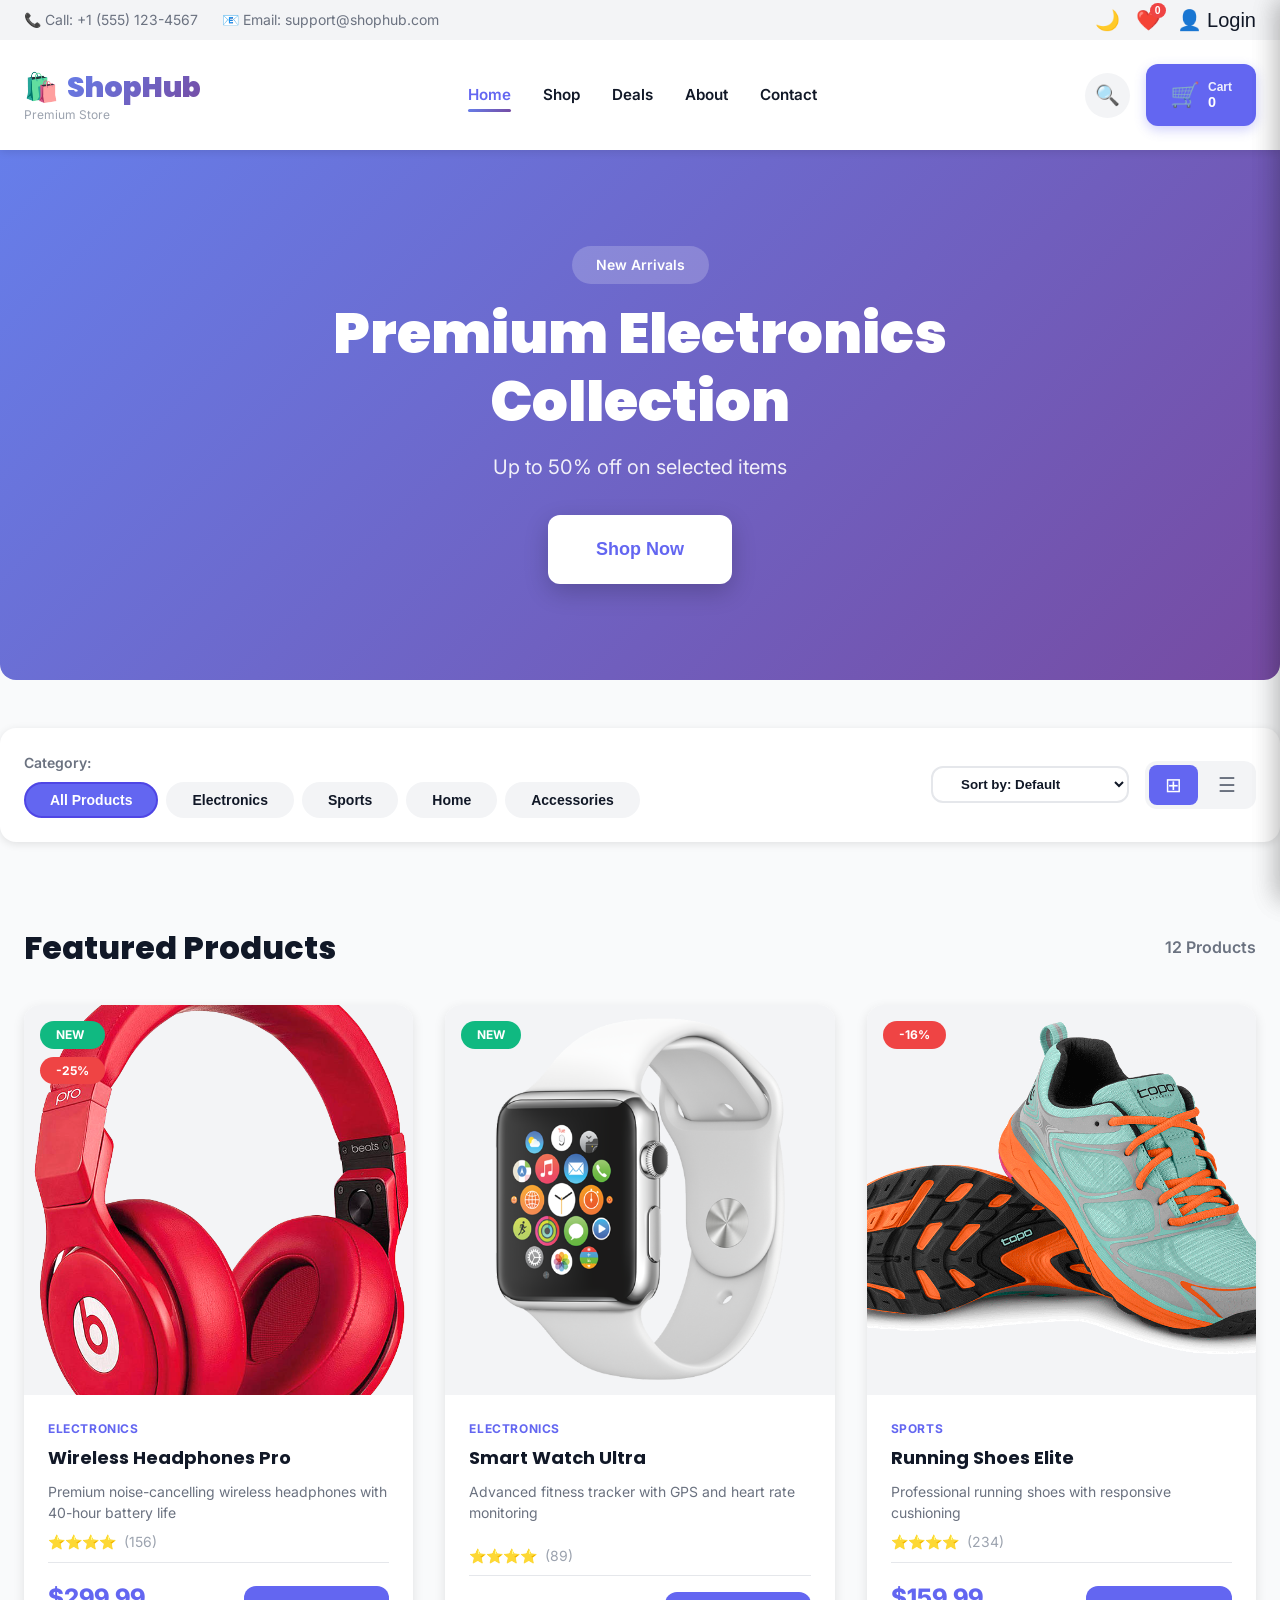
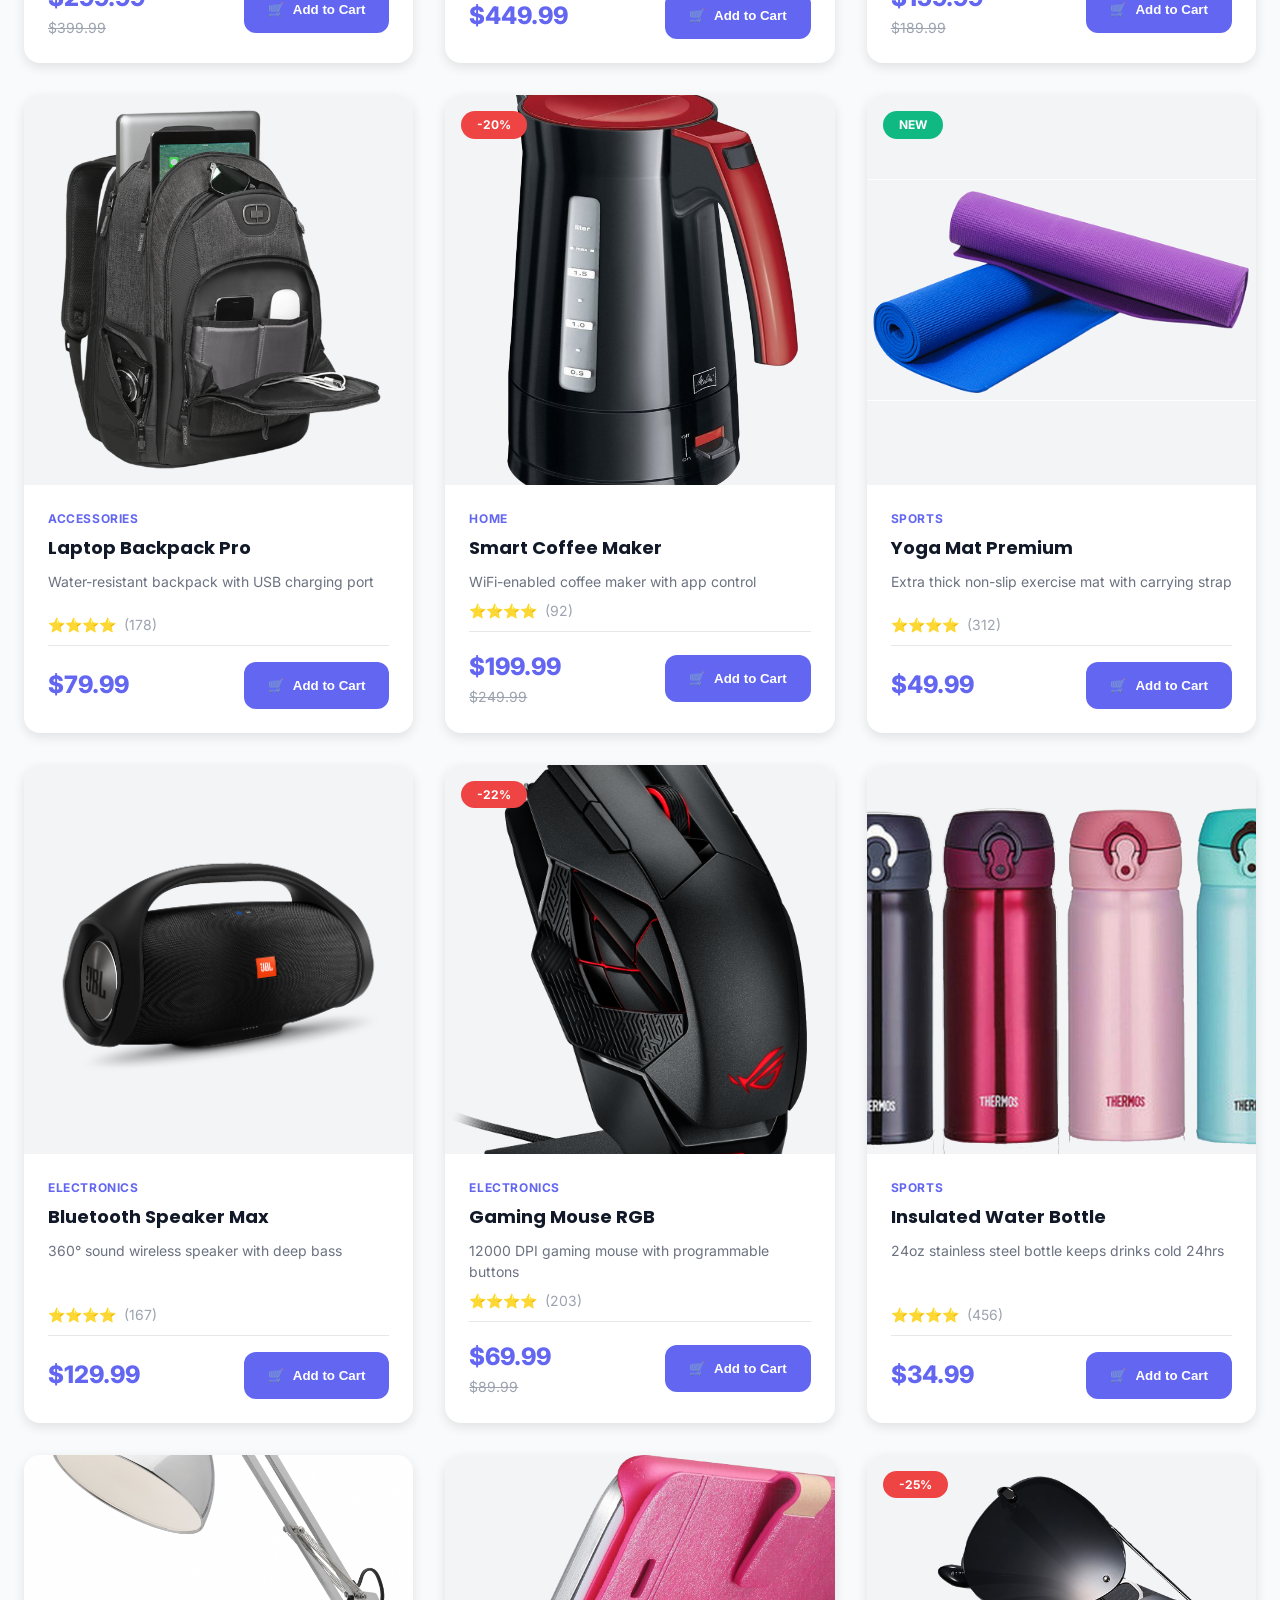
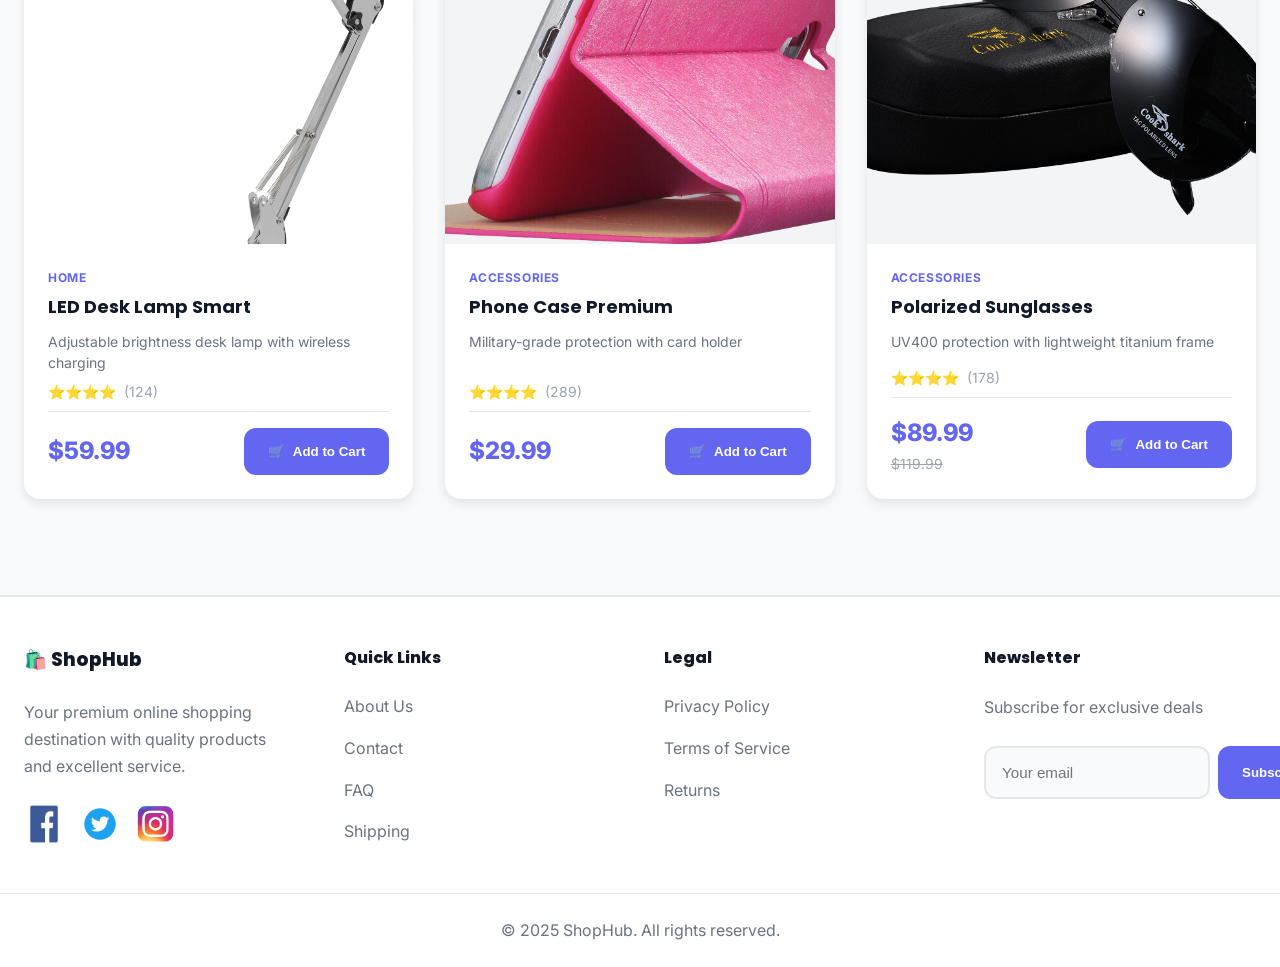
<file: index.html>
<!DOCTYPE html>
<html lang="en">
<head>
    <meta charset="UTF-8">
    <meta name="viewport" content="width=device-width, initial-scale=1.0">
    <meta name="description" content="ShopHub - Modern online store with advanced features">
    <title>ShopHub - Premium Online Store</title>
    <link rel="stylesheet" href="styles.css">
    <link rel="preconnect" href="https://fonts.googleapis.com">
    <link rel="preconnect" href="https://fonts.gstatic.com" crossorigin>
    <link href="https://fonts.googleapis.com/css2?family=Inter:wght@300;400;500;600;700;800&family=Poppins:wght@600;700;800;900&display=swap" rel="stylesheet">
</head>
<body>
    <!-- Loading Screen -->
    <div id="loading-screen" class="loading-screen">
        <div class="loader"></div>
        <p>Loading ShopHub...</p>
    </div>

    <!-- Skip Link -->
    <a href="#main-content" class="skip-link">Skip to main content</a>

    <!-- Header -->
    <header class="header">
        <div class="header-top">
            <div class="container-fluid">
                <div class="header-top-content">
                    <div class="header-info">
                        <span>📞 Call: +1 (555) 123-4567</span>
                        <span>📧 Email: support@shophub.com</span>
                    </div>
                    <div class="header-actions-top">
                        <button id="theme-toggle" class="icon-btn" aria-label="Toggle dark mode">🌙</button>
                        <button id="wishlist-toggle" class="icon-btn" aria-label="Wishlist">
                            ❤️ <span id="wishlist-count" class="badge">0</span>
                        </button>
                        <button id="user-menu-toggle" class="icon-btn" aria-label="User menu">👤</button>
                    </div>
                </div>
            </div>
        </div>

        <div class="header-main">
            <div class="container-fluid">
                <div class="header-main-content">
                    <div class="logo">
                        <h1>🛍️ <span class="gradient-text">ShopHub</span></h1>
                        <span class="logo-tagline">Premium Store</span>
                    </div>
                    
                    <nav class="main-nav" aria-label="Main navigation">
                        <ul class="nav-menu">
                            <li><a href="#home" class="active">Home</a></li>
                            <li><a href="#products">Shop</a></li>
                            <li><a href="#deals">Deals</a></li>
                            <li><a href="#about">About</a></li>
                            <li><a href="#contact">Contact</a></li>
                        </ul>
                    </nav>
                    
                    <div class="header-actions">
                        <button id="search-toggle" class="icon-btn-large" aria-label="Toggle search">
                            🔍
                        </button>
                        <button id="cart-toggle" class="cart-btn" aria-label="Shopping cart">
                            <span class="cart-icon">🛒</span>
                            <span class="cart-info">
                                <span class="cart-label">Cart</span>
                                <span class="cart-count-badge" id="cart-count">0</span>
                            </span>
                        </button>
                        <button id="mobile-menu-toggle" class="mobile-menu-btn" aria-label="Toggle menu">
                            <span></span>
                            <span></span>
                            <span></span>
                        </button>
                    </div>
                </div>
            </div>
        </div>

        <!-- Search Overlay -->
        <div id="search-overlay" class="search-overlay">
            <div class="search-overlay-content">
                <button id="close-search" class="close-search">✕</button>
                <form id="search-form" class="search-form-overlay">
                    <input 
                        type="search" 
                        id="search-input" 
                        placeholder="Search for products..." 
                        autocomplete="off"
                        aria-label="Search products">
                    <button type="submit" aria-label="Search">🔍</button>
                </form>
                <div id="search-suggestions" class="search-suggestions"></div>
            </div>
        </div>
    </header>

    <!-- Main Content -->
    <main id="main-content">
        <!-- Hero Section -->
        <section class="hero-section">
            <div class="hero-slider">
                <div class="hero-slide active">
                    <div class="hero-content">
                        <span class="hero-badge">New Arrivals</span>
                        <h2 class="hero-title">Premium Electronics Collection</h2>
                        <p class="hero-subtitle">Up to 50% off on selected items</p>
                        <button class="btn-hero">Shop Now</button>
                    </div>
                </div>
            </div>
        </section>

        <!-- Quick Filters -->
        <section class="quick-filters">
            <div class="container-fluid">
                <div class="filters-wrapper">
                    <div class="filter-group">
                        <label class="filter-label">Category:</label>
                        <div class="category-pills" id="category-filters">
                            <button class="pill-btn active" data-category="all">All Products</button>
                            <button class="pill-btn" data-category="Electronics">Electronics</button>
                            <button class="pill-btn" data-category="Sports">Sports</button>
                            <button class="pill-btn" data-category="Home">Home</button>
                            <button class="pill-btn" data-category="Accessories">Accessories</button>
                        </div>
                    </div>
                    
                    <div class="filter-controls">
                        <select id="sort-select" class="custom-select">
                            <option value="default">Sort by: Default</option>
                            <option value="price-low">Price: Low to High</option>
                            <option value="price-high">Price: High to Low</option>
                            <option value="name">Name: A to Z</option>
                            <option value="rating">Rating: High to Low</option>
                        </select>
                        
                        <div class="view-toggle">
                            <button id="grid-view" class="view-btn active" aria-label="Grid view">⊞</button>
                            <button id="list-view" class="view-btn" aria-label="List view">☰</button>
                        </div>
                    </div>
                </div>
            </div>
        </section>

        <!-- Products Section -->
        <section class="products-section">
            <div class="container-fluid">
                <div class="section-header">
                    <h2 class="section-title">Featured Products</h2>
                    <div class="results-info">
                        <span id="product-count">12 Products</span>
                    </div>
                </div>
                
                <div id="products-container" class="products-grid">
                    <!-- Products dynamically inserted -->
                </div>
                
                <div id="no-results" class="no-results" style="display: none;">
                    <div class="no-results-content">
                        <span class="no-results-icon">🔍</span>
                        <h3>No Products Found</h3>
                        <p>Try adjusting your filters or search terms</p>
                        <button class="btn-primary" onclick="resetFilters()">Clear Filters</button>
                    </div>
                </div>
            </div>
        </section>
    </main>

    <!-- Shopping Cart Sidebar -->
    <aside id="cart-sidebar" class="cart-sidebar">
        <div class="cart-header">
            <h2>Shopping Cart</h2>
            <button id="close-cart" class="close-btn" aria-label="Close cart">✕</button>
        </div>
        
        <div class="cart-content">
            <ul id="cart-items" class="cart-items-list">
                <li class="empty-cart">
                    <span class="empty-cart-icon">🛒</span>
                    <p>Your cart is empty</p>
                </li>
            </ul>
        </div>
        
        <div class="cart-footer">
            <div class="cart-summary">
                <div class="summary-row">
                    <span>Subtotal:</span>
                    <span id="cart-subtotal">$0.00</span>
                </div>
                <div class="summary-row">
                    <span>Shipping:</span>
                    <span id="cart-shipping">Free</span>
                </div>
                <div class="summary-row total">
                    <span>Total:</span>
                    <span class="total-amount">$<span id="total-price">0.00</span></span>
                </div>
            </div>
            <button class="btn-checkout" id="checkout-btn" disabled>
                <span>Proceed to Checkout</span>
                <span>→</span>
            </button>
        </div>
    </aside>

    <!-- Wishlist Sidebar -->
    <aside id="wishlist-sidebar" class="wishlist-sidebar">
        <div class="wishlist-header">
            <h2>My Wishlist</h2>
            <button id="close-wishlist" class="close-btn" aria-label="Close wishlist">✕</button>
        </div>
        <div class="wishlist-content">
            <ul id="wishlist-items" class="wishlist-items-list">
                <li class="empty-wishlist">
                    <span class="empty-wishlist-icon">❤️</span>
                    <p>Your wishlist is empty</p>
                </li>
            </ul>
        </div>
    </aside>

    <!-- Quick View Modal -->
    <div id="quick-view-modal" class="modal">
        <div class="modal-overlay"></div>
        <div class="modal-content quick-view-content">
            <button class="modal-close" aria-label="Close modal">✕</button>
            <div id="quick-view-body"></div>
        </div>
    </div>

    <!-- Notifications -->
    <div id="notification-container" class="notification-container"></div>

    <!-- Back to Top -->
    <button id="back-to-top" class="back-to-top" aria-label="Back to top">↑</button>

    <!-- Footer -->
    <footer class="footer">
        <div class="footer-main">
            <div class="container-fluid">
                <div class="footer-grid">
                    <div class="footer-col">
                        <h3>🛍️ ShopHub</h3>
                        <p>Your premium online shopping destination with quality products and excellent service.</p>
                        <div class="social-links">
                            <a href="#" aria-label="Facebook"><img src="Facebook.png" alt="Facebook" width="40" height="40"></a>
                            <a href="#" aria-label="Twitter"><img src="Twitter.png" alt="Twitter" width="40" height="40"></a>
                            <a href="#" aria-label="Instagram"><img src="Instagram.png" alt="Instagram" width="40" height="40"></a>
                        </div>
                    </div>
                    
                    <div class="footer-col">
                        <h4>Quick Links</h4>
                        <ul>
                            <li><a href="#about">About Us</a></li>
                            <li><a href="#contact">Contact</a></li>
                            <li><a href="#faq">FAQ</a></li>
                            <li><a href="#shipping">Shipping</a></li>
                        </ul>
                    </div>
                    
                    <div class="footer-col">
                        <h4>Legal</h4>
                        <ul>
                            <li><a href="#privacy">Privacy Policy</a></li>
                            <li><a href="#terms">Terms of Service</a></li>
                            <li><a href="#returns">Returns</a></li>
                        </ul>
                    </div>
                    
                    <div class="footer-col">
                        <h4>Newsletter</h4>
                        <p>Subscribe for exclusive deals</p>
                        <form class="newsletter-form">
                            <input type="email" placeholder="Your email" required>
                            <button type="submit">Subscribe</button>
                        </form>
                    </div>
                </div>
            </div>
        </div>
        
        <div class="footer-bottom">
            <div class="container-fluid">
                <p>&copy; 2025 ShopHub. All rights reserved.</p>
            </div>
        </div>
    </footer>

    <script src="script.js"></script>
</body>
</html>
</file>
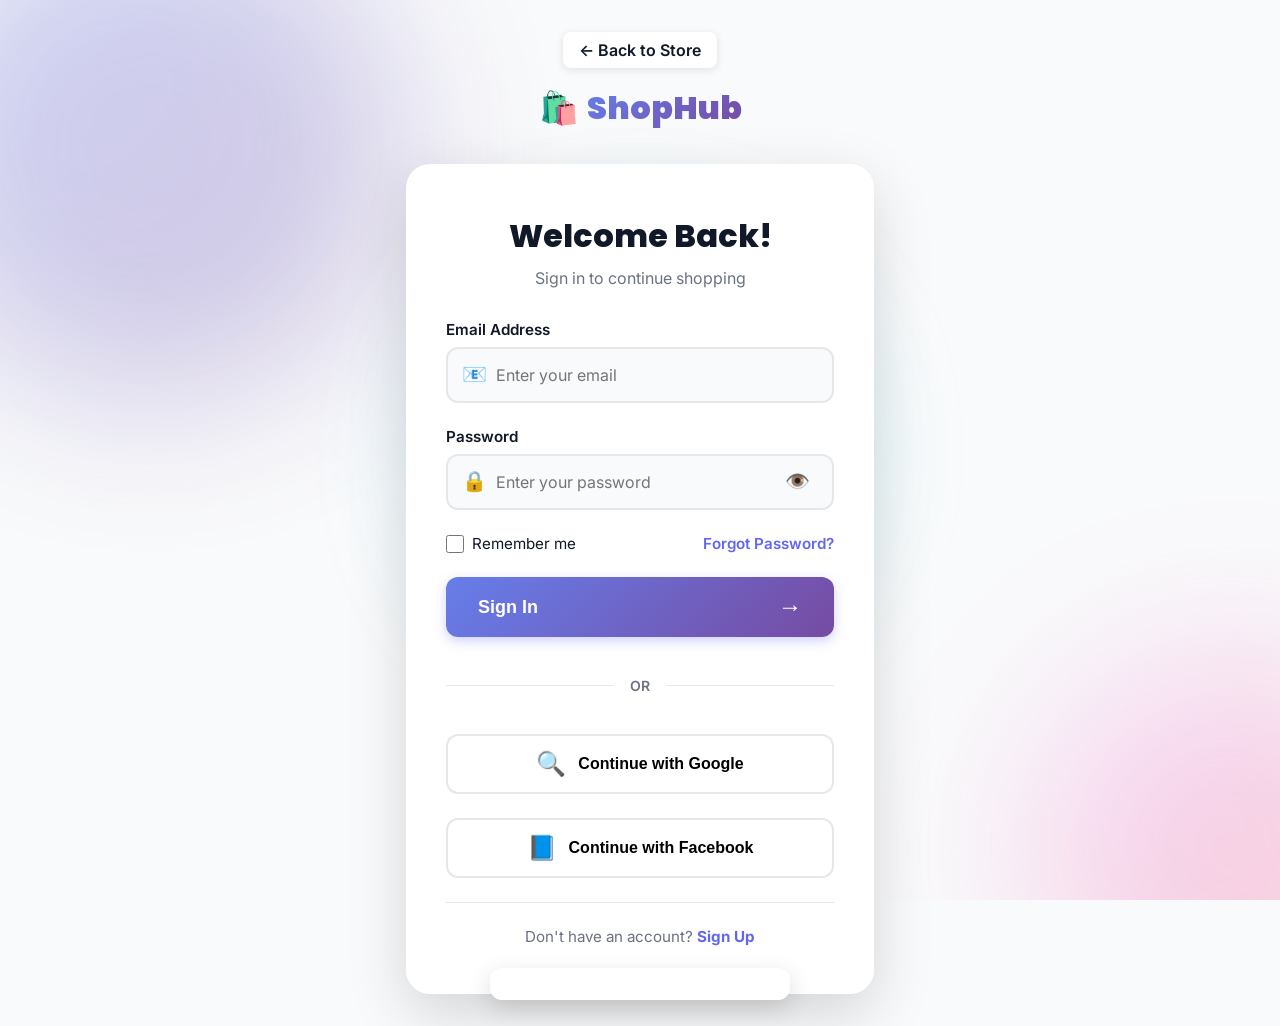
<file: auth.html>
<!DOCTYPE html>
<html lang="en">
<head>
    <meta charset="UTF-8">
    <meta name="viewport" content="width=device-width, initial-scale=1.0">
    <title>Login - ShopHub</title>
    <link rel="stylesheet" href="auth.css">
    <link rel="preconnect" href="https://fonts.googleapis.com">
    <link rel="preconnect" href="https://fonts.gstatic.com" crossorigin>
    <link href="https://fonts.googleapis.com/css2?family=Inter:wght@300;400;500;600;700;800&family=Poppins:wght@600;700;800;900&display=swap" rel="stylesheet">
</head>
<body>
    <!-- Background Animation -->
    <div class="animated-bg">
        <div class="shape shape-1"></div>
        <div class="shape shape-2"></div>
        <div class="shape shape-3"></div>
    </div>

    <!-- Auth Container -->
    <div class="auth-container">
        <!-- Logo and Back Button -->
        <div class="auth-header">
            <a href="index.html" class="back-btn">← Back to Store</a>
            <div class="logo">
                <h1>🛍️ <span class="gradient-text">ShopHub</span></h1>
            </div>
        </div>

        <!-- Login Form -->
        <div id="login-section" class="auth-section active">
            <div class="auth-card">
                <div class="card-header">
                    <h2>Welcome Back!</h2>
                    <p>Sign in to continue shopping</p>
                </div>

                <form id="login-form" class="auth-form">
                    <div class="form-group">
                        <label for="login-email">Email Address</label>
                        <input 
                            type="email" 
                            id="login-email" 
                            name="email" 
                            placeholder="Enter your email" 
                            required
                            autocomplete="email">
                        <span class="input-icon">📧</span>
                    </div>

                    <div class="form-group">
                        <label for="login-password">Password</label>
                        <input 
                            type="password" 
                            id="login-password" 
                            name="password" 
                            placeholder="Enter your password" 
                            required
                            autocomplete="current-password">
                        <span class="input-icon">🔒</span>
                        <button type="button" class="toggle-password" onclick="togglePasswordVisibility('login-password')">
                            👁️
                        </button>
                    </div>

                    <div class="form-options">
                        <label class="checkbox-label">
                            <input type="checkbox" name="remember">
                            <span>Remember me</span>
                        </label>
                        <a href="#" class="forgot-link">Forgot Password?</a>
                    </div>

                    <button type="submit" class="btn-submit">
                        <span>Sign In</span>
                        <span class="btn-arrow">→</span>
                    </button>

                    <div class="form-divider">
                        <span>OR</span>
                    </div>

                    <button type="button" class="btn-social google">
                        <span>🔍</span>
                        <span>Continue with Google</span>
                    </button>

                    <button type="button" class="btn-social facebook">
                        <span>📘</span>
                        <span>Continue with Facebook</span>
                    </button>
                </form>

                <div class="auth-switch">
                    <p>Don't have an account? 
                        <a href="#" onclick="switchToRegister(event)">Sign Up</a>
                    </p>
                </div>
            </div>
        </div>

        <!-- Registration Form -->
        <div id="register-section" class="auth-section">
            <div class="auth-card">
                <div class="card-header">
                    <h2>Create Account</h2>
                    <p>Join ShopHub today!</p>
                </div>

                <form id="registration-form" class="auth-form">
                    <div class="form-group">
                        <label for="register-username">Full Name</label>
                        <input 
                            type="text" 
                            id="register-username" 
                            name="username" 
                            placeholder="Enter your full name" 
                            required
                            minlength="3"
                            autocomplete="name">
                        <span class="input-icon">👤</span>
                    </div>

                    <div class="form-group">
                        <label for="register-email">Email Address</label>
                        <input 
                            type="email" 
                            id="register-email" 
                            name="email" 
                            placeholder="Enter your email" 
                            required
                            autocomplete="email">
                        <span class="input-icon">📧</span>
                    </div>

                    <div class="form-group">
                        <label for="register-password">Password</label>
                        <input 
                            type="password" 
                            id="register-password" 
                            name="password" 
                            placeholder="Create a password" 
                            required
                            minlength="6"
                            autocomplete="new-password">
                        <span class="input-icon">🔒</span>
                        <button type="button" class="toggle-password" onclick="togglePasswordVisibility('register-password')">
                            👁️
                        </button>
                    </div>

                    <div class="form-group">
                        <label for="register-confirm-password">Confirm Password</label>
                        <input 
                            type="password" 
                            id="register-confirm-password" 
                            name="confirmPassword" 
                            placeholder="Confirm your password" 
                            required
                            minlength="6"
                            autocomplete="new-password">
                        <span class="input-icon">🔒</span>
                        <button type="button" class="toggle-password" onclick="togglePasswordVisibility('register-confirm-password')">
                            👁️
                        </button>
                    </div>

                    <div class="password-strength">
                        <div class="strength-bar">
                            <div id="strength-bar-fill" class="strength-bar-fill"></div>
                        </div>
                        <span id="strength-text" class="strength-text">Password strength</span>
                    </div>

                    <div class="form-options">
                        <label class="checkbox-label">
                            <input type="checkbox" name="terms" required>
                            <span>I agree to the <a href="#">Terms & Conditions</a></span>
                        </label>
                    </div>

                    <button type="submit" class="btn-submit">
                        <span>Create Account</span>
                        <span class="btn-arrow">→</span>
                    </button>

                    <div class="form-divider">
                        <span>OR</span>
                    </div>

                    <button type="button" class="btn-social google">
                        <span>🔍</span>
                        <span>Sign up with Google</span>
                    </button>

                    <button type="button" class="btn-social facebook">
                        <span>📘</span>
                        <span>Sign up with Facebook</span>
                    </button>
                </form>

                <div class="auth-switch">
                    <p>Already have an account? 
                        <a href="#" onclick="switchToLogin(event)">Sign In</a>
                    </p>
                </div>
            </div>
        </div>
    </div>

    <!-- Notification Toast -->
    <div id="notification-toast" class="notification-toast"></div>

    <!-- JavaScript -->
    <script src="auth.js"></script>
</body>
</html>
</file>
<file: styles.css>
/* ===================================
   ADVANCED CSS WITH MODERN FEATURES
   =================================== */

:root {
    /* Colors - Light Mode */
    --primary: #6366f1;
    --primary-dark: #4f46e5;
    --primary-light: #818cf8;
    --secondary: #f59e0b;
    --secondary-dark: #d97706;
    --accent: #10b981;
    --accent-dark: #059669;
    
    /* Neutrals */
    --bg-primary: #ffffff;
    --bg-secondary: #f9fafb;
    --bg-tertiary: #f3f4f6;
    --text-primary: #111827;
    --text-secondary: #6b7280;
    --text-tertiary: #9ca3af;
    --border: #e5e7eb;
    --shadow: rgba(0, 0, 0, 0.1);
    --shadow-lg: rgba(0, 0, 0, 0.15);
    
    /* Status Colors */
    --success: #10b981;
    --error: #ef4444;
    --warning: #f59e0b;
    --info: #3b82f6;
    
    /* Gradients */
    --gradient-primary: linear-gradient(135deg, #667eea 0%, #764ba2 100%);
    --gradient-secondary: linear-gradient(135deg, #f093fb 0%, #f5576c 100%);
    --gradient-accent: linear-gradient(135deg, #4facfe 0%, #00f2fe 100%);
    
    /* Typography */
    --font-primary: 'Inter', -apple-system, BlinkMacSystemFont, sans-serif;
    --font-display: 'Poppins', sans-serif;
    
    /* Spacing */
    --space-xs: 0.25rem;
    --space-sm: 0.5rem;
    --space-md: 1rem;
    --space-lg: 1.5rem;
    --space-xl: 2rem;
    --space-2xl: 3rem;
    
    /* Border Radius */
    --radius-sm: 0.375rem;
    --radius-md: 0.5rem;
    --radius-lg: 0.75rem;
    --radius-xl: 1rem;
    --radius-full: 9999px;
    
    /* Transitions */
    --transition-fast: 150ms ease;
    --transition-base: 250ms ease;
    --transition-slow: 350ms ease;
}

/* Dark Mode Variables */
body.dark-mode {
    --bg-primary: #111827;
    --bg-secondary: #1f2937;
    --bg-tertiary: #374151;
    --text-primary: #f9fafb;
    --text-secondary: #d1d5db;
    --text-tertiary: #9ca3af;
    --border: #374151;
    --shadow: rgba(0, 0, 0, 0.3);
    --shadow-lg: rgba(0, 0, 0, 0.5);
}

/* ===================================
   BASE STYLES
   =================================== */
* {
    margin: 0;
    padding: 0;
    box-sizing: border-box;
}

html {
    scroll-behavior: smooth;
    font-size: 16px;
}

body {
    font-family: var(--font-primary);
    color: var(--text-primary);
    background-color: var(--bg-secondary);
    line-height: 1.6;
    transition: background-color var(--transition-base), color var(--transition-base);
    overflow-x: hidden;
}

/* ===================================
   LOADING SCREEN
   =================================== */
.loading-screen {
    position: fixed;
    top: 0;
    left: 0;
    width: 100%;
    height: 100%;
    background: var(--gradient-primary);
    display: flex;
    flex-direction: column;
    justify-content: center;
    align-items: center;
    z-index: 9999;
    transition: opacity 0.5s, visibility 0.5s;
}

.loading-screen.hidden {
    opacity: 0;
    visibility: hidden;
}

.loader {
    width: 50px;
    height: 50px;
    border: 4px solid rgba(255, 255, 255, 0.3);
    border-top-color: white;
    border-radius: 50%;
    animation: spin 1s linear infinite;
}

@keyframes spin {
    to { transform: rotate(360deg); }
}

.loading-screen p {
    color: white;
    margin-top: var(--space-lg);
    font-weight: 600;
}

/* ===================================
   UTILITY CLASSES
   =================================== */
.container-fluid {
    max-width: 1400px;
    margin: 0 auto;
    padding: 0 var(--space-lg);
}

.gradient-text {
    background: var(--gradient-primary);
    -webkit-background-clip: text;
    -webkit-text-fill-color: transparent;
    background-clip: text;
}

.skip-link {
    position: absolute;
    top: -100px;
    left: 0;
    background: var(--primary);
    color: white;
    padding: var(--space-md) var(--space-lg);
    text-decoration: none;
    z-index: 10000;
    border-radius: 0 var(--radius-md) var(--radius-md) 0;
    font-weight: 600;
}

.skip-link:focus {
    top: var(--space-md);
}

/* ===================================
   HEADER STYLES
   =================================== */
.header {
    background: var(--bg-primary);
    position: sticky;
    top: 0;
    z-index: 1000;
    box-shadow: 0 2px 8px var(--shadow);
    transition: all var(--transition-base);
}

.header-top {
    background: var(--bg-tertiary);
    padding: var(--space-sm) 0;
    font-size: 0.875rem;
}

.header-top-content {
    display: flex;
    justify-content: space-between;
    align-items: center;
}

.header-info {
    display: flex;
    gap: var(--space-lg);
    color: var(--text-secondary);
}

.header-actions-top {
    display: flex;
    gap: var(--space-md);
}

.icon-btn {
    background: none;
    border: none;
    font-size: 1.25rem;
    cursor: pointer;
    color: var(--text-primary);
    position: relative;
    transition: transform var(--transition-fast);
}

.icon-btn:hover {
    transform: scale(1.1);
}

.badge {
    position: absolute;
    top: -5px;
    right: -5px;
    background: var(--error);
    color: white;
    font-size: 0.65rem;
    padding: 2px 5px;
    border-radius: var(--radius-full);
    font-weight: 700;
}

.header-main {
    padding: var(--space-lg) 0;
}

.header-main-content {
    display: flex;
    justify-content: space-between;
    align-items: center;
    gap: var(--space-xl);
}

.logo {
    display: flex;
    flex-direction: column;
}

.logo h1 {
    font-family: var(--font-display);
    font-size: 1.75rem;
    font-weight: 900;
    display: flex;
    align-items: center;
    gap: var(--space-sm);
}

.logo-tagline {
    font-size: 0.75rem;
    color: var(--text-tertiary);
    margin-top: -5px;
}

.nav-menu {
    display: flex;
    list-style: none;
    gap: var(--space-xl);
}

.nav-menu a {
    color: var(--text-primary);
    text-decoration: none;
    font-weight: 600;
    font-size: 0.95rem;
    position: relative;
    padding: var(--space-sm) 0;
    transition: color var(--transition-fast);
}

.nav-menu a::after {
    content: '';
    position: absolute;
    bottom: 0;
    left: 0;
    width: 0;
    height: 3px;
    background: var(--gradient-primary);
    transition: width var(--transition-base);
    border-radius: var(--radius-full);
}

.nav-menu a:hover,
.nav-menu a.active {
    color: var(--primary);
}

.nav-menu a.active::after {
    width: 100%;
}

.header-actions {
    display: flex;
    align-items: center;
    gap: var(--space-md);
}

.icon-btn-large {
    background: var(--bg-tertiary);
    border: none;
    width: 45px;
    height: 45px;
    border-radius: var(--radius-full);
    font-size: 1.25rem;
    cursor: pointer;
    transition: all var(--transition-fast);
}

.icon-btn-large:hover {
    background: var(--primary);
    transform: translateY(-2px);
}

.cart-btn {
    background: var(--primary);
    color: white;
    border: none;
    padding: var(--space-md) var(--space-lg);
    border-radius: var(--radius-lg);
    display: flex;
    align-items: center;
    gap: var(--space-sm);
    cursor: pointer;
    font-weight: 600;
    transition: all var(--transition-base);
    box-shadow: 0 4px 12px rgba(99, 102, 241, 0.3);
}

.cart-btn:hover {
    background: var(--primary-dark);
    transform: translateY(-2px);
    box-shadow: 0 6px 16px rgba(99, 102, 241, 0.4);
}

.cart-icon {
    font-size: 1.5rem;
}

.cart-info {
    display: flex;
    flex-direction: column;
    align-items: flex-start;
}

.cart-label {
    font-size: 0.75rem;
    opacity: 0.9;
}

.cart-count-badge {
    font-size: 0.9rem;
    font-weight: 700;
}

.mobile-menu-btn {
    display: none;
    flex-direction: column;
    gap: 5px;
    background: none;
    border: none;
    cursor: pointer;
    padding: var(--space-sm);
}

.mobile-menu-btn span {
    width: 25px;
    height: 3px;
    background: var(--text-primary);
    border-radius: var(--radius-full);
    transition: all var(--transition-fast);
}

/* ===================================
   SEARCH OVERLAY
   =================================== */
.search-overlay {
    position: fixed;
    top: 0;
    left: 0;
    width: 100%;
    height: 100%;
    background: rgba(0, 0, 0, 0.9);
    backdrop-filter: blur(10px);
    display: flex;
    justify-content: center;
    align-items: center;
    z-index: 2000;
    opacity: 0;
    visibility: hidden;
    transition: all var(--transition-base);
}

.search-overlay.active {
    opacity: 1;
    visibility: visible;
}

.search-overlay-content {
    width: 90%;
    max-width: 700px;
    position: relative;
}

.close-search {
    position: absolute;
    top: -50px;
    right: 0;
    background: none;
    border: none;
    color: white;
    font-size: 2rem;
    cursor: pointer;
    transition: transform var(--transition-fast);
}

.close-search:hover {
    transform: rotate(90deg);
}

.search-form-overlay {
    display: flex;
    gap: var(--space-md);
}

.search-form-overlay input {
    flex: 1;
    padding: var(--space-lg) var(--space-xl);
    font-size: 1.5rem;
    border: none;
    border-radius: var(--radius-xl);
    background: white;
    color: var(--text-primary);
}

.search-form-overlay button {
    background: var(--primary);
    color: white;
    border: none;
    padding: 0 var(--space-xl);
    border-radius: var(--radius-xl);
    font-size: 1.5rem;
    cursor: pointer;
    transition: background var(--transition-fast);
}

.search-suggestions {
    margin-top: var(--space-lg);
    background: white;
    border-radius: var(--radius-xl);
    padding: var(--space-lg);
    max-height: 400px;
    overflow-y: auto;
}

/* ===================================
   HERO SECTION
   =================================== */
.hero-section {
    background: var(--gradient-primary);
    color: white;
    padding: var(--space-2xl) 0;
    margin-bottom: var(--space-2xl);
    border-radius: 0 0 var(--radius-xl) var(--radius-xl);
}

.hero-content {
    text-align: center;
    max-width: 800px;
    margin: 0 auto;
    padding: var(--space-2xl);
}

.hero-badge {
    display: inline-block;
    background: rgba(255, 255, 255, 0.2);
    padding: var(--space-sm) var(--space-lg);
    border-radius: var(--radius-full);
    font-size: 0.875rem;
    font-weight: 600;
    margin-bottom: var(--space-md);
}

.hero-title {
    font-size: clamp(2rem, 5vw, 3.5rem);
    font-family: var(--font-display);
    font-weight: 900;
    margin-bottom: var(--space-md);
    line-height: 1.2;
}

.hero-subtitle {
    font-size: 1.25rem;
    opacity: 0.9;
    margin-bottom: var(--space-xl);
}

.btn-hero {
    background: white;
    color: var(--primary);
    border: none;
    padding: var(--space-lg) var(--space-2xl);
    font-size: 1.125rem;
    font-weight: 700;
    border-radius: var(--radius-lg);
    cursor: pointer;
    transition: all var(--transition-base);
    box-shadow: 0 8px 24px rgba(0, 0, 0, 0.2);
}

.btn-hero:hover {
    transform: translateY(-3px);
    box-shadow: 0 12px 32px rgba(0, 0, 0, 0.3);
}

/* ===================================
   QUICK FILTERS
   =================================== */
.quick-filters {
    background: var(--bg-primary);
    padding: var(--space-lg) 0;
    margin-bottom: var(--space-xl);
    border-radius: var(--radius-xl);
    box-shadow: 0 2px 8px var(--shadow);
}

.filters-wrapper {
    display: flex;
    justify-content: space-between;
    align-items: center;
    gap: var(--space-xl);
    flex-wrap: wrap;
}

.filter-group {
    flex: 1;
}

.filter-label {
    font-weight: 600;
    margin-bottom: var(--space-sm);
    display: block;
    color: var(--text-secondary);
    font-size: 0.875rem;
}

.category-pills {
    display: flex;
    gap: var(--space-sm);
    flex-wrap: wrap;
}

.pill-btn {
    background: var(--bg-tertiary);
    border: 2px solid transparent;
    padding: var(--space-sm) var(--space-lg);
    border-radius: var(--radius-full);
    cursor: pointer;
    font-weight: 600;
    font-size: 0.875rem;
    transition: all var(--transition-fast);
    color: var(--text-primary);
}

.pill-btn:hover {
    background: var(--primary-light);
    color: white;
}

.pill-btn.active {
    background: var(--primary);
    color: white;
    border-color: var(--primary-dark);
}

.filter-controls {
    display: flex;
    gap: var(--space-md);
    align-items: center;
}

.custom-select {
    padding: var(--space-sm) var(--space-lg);
    border: 2px solid var(--border);
    border-radius: var(--radius-lg);
    background: var(--bg-primary);
    color: var(--text-primary);
    font-weight: 600;
    cursor: pointer;
    transition: all var(--transition-fast);
}

.custom-select:hover {
    border-color: var(--primary);
}

.view-toggle {
    display: flex;
    gap: var(--space-xs);
    background: var(--bg-tertiary);
    padding: var(--space-xs);
    border-radius: var(--radius-lg);
}

.view-btn {
    background: none;
    border: none;
    padding: var(--space-sm) var(--space-md);
    border-radius: var(--radius-md);
    cursor: pointer;
    font-size: 1.25rem;
    transition: all var(--transition-fast);
    color: var(--text-secondary);
}

.view-btn.active {
    background: var(--primary);
    color: white;
}

/* ===================================
   PRODUCTS SECTION
   =================================== */
.products-section {
    padding: var(--space-2xl) 0;
}

.section-header {
    display: flex;
    justify-content: space-between;
    align-items: center;
    margin-bottom: var(--space-xl);
}

.section-title {
    font-family: var(--font-display);
    font-size: 2rem;
    font-weight: 800;
}

.results-info {
    color: var(--text-secondary);
    font-weight: 600;
}

.products-grid {
    display: grid;
    grid-template-columns: repeat(auto-fill, minmax(300px, 1fr));
    gap: var(--space-xl);
}

.products-grid.list-view {
    grid-template-columns: 1fr;
}

.product-card {
    background: var(--bg-primary);
    border-radius: var(--radius-xl);
    overflow: hidden;
    box-shadow: 0 4px 12px var(--shadow);
    transition: all var(--transition-base);
    position: relative;
    display: flex;
    flex-direction: column;
}

.product-card:hover {
    transform: translateY(-8px);
    box-shadow: 0 12px 24px var(--shadow-lg);
}

.product-image-wrapper {
    position: relative;
    overflow: hidden;
    aspect-ratio: 1;
    background: var(--bg-tertiary);
}

.product-image {
    width: 100%;
    height: 100%;
    object-fit: cover;
    transition: transform var(--transition-slow);
}

.product-card:hover .product-image {
    transform: scale(1.1);
}

.product-badges {
    position: absolute;
    top: var(--space-md);
    left: var(--space-md);
    display: flex;
    flex-direction: column;
    gap: var(--space-sm);
}

.badge-pill {
    padding: var(--space-xs) var(--space-md);
    border-radius: var(--radius-full);
    font-size: 0.75rem;
    font-weight: 700;
    color: white;
}

.badge-new {
    background: var(--success);
}

.badge-sale {
    background: var(--error);
}

.product-actions-overlay {
    position: absolute;
    top: var(--space-md);
    right: var(--space-md);
    display: flex;
    flex-direction: column;
    gap: var(--space-sm);
    opacity: 0;
    transform: translateX(20px);
    transition: all var(--transition-base);
}

.product-card:hover .product-actions-overlay {
    opacity: 1;
    transform: translateX(0);
}

.action-btn {
    width: 45px;
    height: 45px;
    border-radius: var(--radius-full);
    border: none;
    background: white;
    color: var(--text-primary);
    font-size: 1.25rem;
    cursor: pointer;
    box-shadow: 0 4px 12px var(--shadow);
    transition: all var(--transition-fast);
}

.action-btn:hover {
    background: var(--primary);
    color: white;
    transform: scale(1.1);
}

.product-info {
    padding: var(--space-lg);
    display: flex;
    flex-direction: column;
    gap: var(--space-sm);
    flex: 1;
}

.product-category {
    font-size: 0.75rem;
    text-transform: uppercase;
    color: var(--primary);
    font-weight: 700;
    letter-spacing: 0.05em;
}

.product-title {
    font-family: var(--font-display);
    font-size: 1.125rem;
    font-weight: 700;
    color: var(--text-primary);
    margin-bottom: var(--space-xs);
    line-height: 1.3;
}

.product-description {
    font-size: 0.875rem;
    color: var(--text-secondary);
    line-height: 1.5;
    flex: 1;
}

.product-rating {
    display: flex;
    align-items: center;
    gap: var(--space-sm);
    font-size: 0.875rem;
}

.stars {
    color: var(--secondary);
}

.rating-count {
    color: var(--text-tertiary);
}

.product-footer {
    display: flex;
    justify-content: space-between;
    align-items: center;
    padding-top: var(--space-md);
    border-top: 1px solid var(--border);
}

.product-price {
    display: flex;
    flex-direction: column;
}

.current-price {
    font-size: 1.5rem;
    font-weight: 800;
    color: var(--primary);
}

.old-price {
    font-size: 0.875rem;
    color: var(--text-tertiary);
    text-decoration: line-through;
}

.add-to-cart-btn {
    background: var(--primary);
    color: white;
    border: none;
    padding: var(--space-md) var(--space-lg);
    border-radius: var(--radius-lg);
    font-weight: 700;
    cursor: pointer;
    transition: all var(--transition-base);
    display: flex;
    align-items: center;
    gap: var(--space-sm);
}

.add-to-cart-btn:hover:not(:disabled) {
    background: var(--primary-dark);
    transform: translateY(-2px);
}

.add-to-cart-btn:disabled {
    background: var(--border);
    cursor: not-allowed;
    opacity: 0.5;
}

.no-results-content {
    text-align: center;
    padding: var(--space-2xl);
    background: var(--bg-primary);
    border-radius: var(--radius-xl);
}

.no-results-icon {
    font-size: 4rem;
    margin-bottom: var(--space-lg);
}

/* ===================================
   CART SIDEBAR
   =================================== */
.cart-sidebar,
.wishlist-sidebar {
    position: fixed;
    top: 0;
    right: -450px;
    width: 450px;
    max-width: 100%;
    height: 100vh;
    background: var(--bg-primary);
    box-shadow: -4px 0 24px var(--shadow-lg);
    transition: right var(--transition-base);
    z-index: 2000;
    display: flex;
    flex-direction: column;
}

.cart-sidebar.open,
.wishlist-sidebar.open {
    right: 0;
}

.cart-header,
.wishlist-header {
    padding: var(--space-xl);
    border-bottom: 2px solid var(--border);
    display: flex;
    justify-content: space-between;
    align-items: center;
}

.cart-header h2,
.wishlist-header h2 {
    font-family: var(--font-display);
    font-size: 1.5rem;
    font-weight: 800;
}

.close-btn {
    background: var(--bg-tertiary);
    border: none;
    width: 40px;
    height: 40px;
    border-radius: var(--radius-full);
    font-size: 1.5rem;
    cursor: pointer;
    transition: all var(--transition-fast);
}

.close-btn:hover {
    background: var(--error);
    color: white;
    transform: rotate(90deg);
}

.cart-content,
.wishlist-content {
    flex: 1;
    overflow-y: auto;
    padding: var(--space-lg);
}

.cart-items-list,
.wishlist-items-list {
    list-style: none;
    display: flex;
    flex-direction: column;
    gap: var(--space-lg);
}

.empty-cart,
.empty-wishlist {
    text-align: center;
    padding: var(--space-2xl);
    color: var(--text-secondary);
}

.empty-cart-icon,
.empty-wishlist-icon {
    font-size: 4rem;
    margin-bottom: var(--space-md);
    display: block;
}

.cart-item,
.wishlist-item {
    display: flex;
    gap: var(--space-md);
    padding: var(--space-md);
    background: var(--bg-secondary);
    border-radius: var(--radius-lg);
    transition: all var(--transition-fast);
}

.cart-item:hover,
.wishlist-item:hover {
    background: var(--bg-tertiary);
}

.item-image {
    width: 80px;
    height: 80px;
    border-radius: var(--radius-md);
    object-fit: cover;
    background: var(--bg-tertiary);
}

.item-details {
    flex: 1;
    display: flex;
    flex-direction: column;
    gap: var(--space-xs);
}

.item-name {
    font-weight: 700;
    color: var(--text-primary);
    font-size: 0.95rem;
}

.item-price {
    color: var(--primary);
    font-weight: 700;
    font-size: 1.125rem;
}

.item-quantity {
    display: flex;
    gap: var(--space-sm);
    align-items: center;
    margin-top: var(--space-sm);
}

.qty-btn {
    width: 30px;
    height: 30px;
    border: 2px solid var(--border);
    background: var(--bg-primary);
    border-radius: var(--radius-md);
    cursor: pointer;
    font-weight: 700;
    transition: all var(--transition-fast);
}

.qty-btn:hover {
    background: var(--primary);
    color: white;
    border-color: var(--primary);
}

.qty-value {
    min-width: 30px;
    text-align: center;
    font-weight: 700;
}

.item-remove {
    background: none;
    border: none;
    color: var(--error);
    font-size: 1.5rem;
    cursor: pointer;
    transition: transform var(--transition-fast);
}

.item-remove:hover {
    transform: scale(1.2);
}

.cart-footer {
    padding: var(--space-xl);
    border-top: 2px solid var(--border);
}

.cart-summary {
    margin-bottom: var(--space-lg);
}

.summary-row {
    display: flex;
    justify-content: space-between;
    padding: var(--space-sm) 0;
    color: var(--text-secondary);
}

.summary-row.total {
    padding-top: var(--space-md);
    border-top: 2px solid var(--border);
    margin-top: var(--space-md);
    font-size: 1.25rem;
    font-weight: 800;
    color: var(--text-primary);
}

.total-amount {
    color: var(--primary);
}

.btn-checkout {
    width: 100%;
    background: var(--gradient-primary);
    color: white;
    border: none;
    padding: var(--space-lg);
    border-radius: var(--radius-lg);
    font-size: 1.125rem;
    font-weight: 700;
    cursor: pointer;
    transition: all var(--transition-base);
    display: flex;
    justify-content: space-between;
    align-items: center;
}

.btn-checkout:hover:not(:disabled) {
    transform: translateY(-2px);
    box-shadow: 0 8px 20px rgba(99, 102, 241, 0.4);
}

.btn-checkout:disabled {
    opacity: 0.5;
    cursor: not-allowed;
}

/* ===================================
   NOTIFICATIONS
   =================================== */
.notification-container {
    position: fixed;
    bottom: var(--space-xl);
    right: var(--space-xl);
    z-index: 3000;
    display: flex;
    flex-direction: column;
    gap: var(--space-md);
}

.notification {
    background: var(--bg-primary);
    padding: var(--space-lg) var(--space-xl);
    border-radius: var(--radius-lg);
    box-shadow: 0 8px 24px var(--shadow-lg);
    display: flex;
    align-items: center;
    gap: var(--space-md);
    min-width: 300px;
    animation: slideIn 0.3s ease;
    border-left: 4px solid var(--success);
}

.notification.error {
    border-left-color: var(--error);
}

.notification-icon {
    font-size: 1.5rem;
}

.notification-text {
    flex: 1;
    font-weight: 600;
}

@keyframes slideIn {
    from {
        transform: translateX(400px);
        opacity: 0;
    }
    to {
        transform: translateX(0);
        opacity: 1;
    }
}

/* ===================================
   MODAL
   =================================== */
.modal {
    position: fixed;
    top: 0;
    left: 0;
    width: 100%;
    height: 100%;
    z-index: 3000;
    display: none;
    justify-content: center;
    align-items: center;
}

.modal.active {
    display: flex;
}

.modal-overlay {
    position: absolute;
    top: 0;
    left: 0;
    width: 100%;
    height: 100%;
    background: rgba(0, 0, 0, 0.7);
    backdrop-filter: blur(8px);
}

.modal-content {
    position: relative;
    background: var(--bg-primary);
    border-radius: var(--radius-xl);
    max-width: 90%;
    max-height: 90vh;
    overflow-y: auto;
    padding: var(--space-2xl);
    box-shadow: 0 20px 60px var(--shadow-lg);
    animation: modalSlideUp 0.3s ease;
}

@keyframes modalSlideUp {
    from {
        transform: translateY(50px);
        opacity: 0;
    }
    to {
        transform: translateY(0);
        opacity: 1;
    }
}

.modal-close {
    position: absolute;
    top: var(--space-lg);
    right: var(--space-lg);
    background: var(--bg-tertiary);
    border: none;
    width: 40px;
    height: 40px;
    border-radius: var(--radius-full);
    font-size: 1.5rem;
    cursor: pointer;
    transition: all var(--transition-fast);
}

.modal-close:hover {
    background: var(--error);
    color: white;
    transform: rotate(90deg);
}

/* ===================================
   BACK TO TOP
   =================================== */
.back-to-top {
    position: fixed;
    bottom: var(--space-xl);
    left: var(--space-xl);
    width: 50px;
    height: 50px;
    background: var(--primary);
    color: white;
    border: none;
    border-radius: var(--radius-full);
    font-size: 1.5rem;
    cursor: pointer;
    opacity: 0;
    visibility: hidden;
    transition: all var(--transition-base);
    box-shadow: 0 4px 12px rgba(99, 102, 241, 0.3);
    z-index: 999;
}

.back-to-top.visible {
    opacity: 1;
    visibility: visible;
}

.back-to-top:hover {
    transform: translateY(-5px);
    box-shadow: 0 8px 20px rgba(99, 102, 241, 0.4);
}

/* ===================================
   FOOTER
   =================================== */
.footer {
    background: var(--bg-primary);
    margin-top: var(--space-2xl);
    border-top: 2px solid var(--border);
}

.footer-main {
    padding: var(--space-2xl) 0;
}

.footer-grid {
    display: grid;
    grid-template-columns: repeat(auto-fit, minmax(250px, 1fr));
    gap: var(--space-2xl);
}

.footer-col h3,
.footer-col h4 {
    font-family: var(--font-display);
    margin-bottom: var(--space-lg);
    font-weight: 800;
}

.footer-col p {
    color: var(--text-secondary);
    line-height: 1.7;
    margin-bottom: var(--space-lg);
}

.footer-col ul {
    list-style: none;
    display: flex;
    flex-direction: column;
    gap: var(--space-md);
}

.footer-col a {
    color: var(--text-secondary);
    text-decoration: none;
    transition: all var(--transition-fast);
    display: inline-flex;
    align-items: center;
    gap: var(--space-sm);
}

.footer-col a:hover {
    color: var(--primary);
    padding-left: var(--space-sm);
}

.social-links {
    display: flex;
    gap: var(--space-md);
    margin-top: var(--space-lg);
}

.social-links a {
    display: flex;
    align-items: center;
    justify-content: center;
    transition: transform var(--transition-fast);
}

.social-links img {
    width: 40px;
    height: 40px;
    border-radius: var(--radius-md);
    transition: all var(--transition-fast);
}

.social-links a:hover {
    transform: translateY(-5px);
}

.social-links a:hover img {
    box-shadow: 0 8px 16px var(--shadow-lg);
}

.newsletter-form {
    display: flex;
    gap: var(--space-sm);
    margin-top: var(--space-md);
}

.newsletter-form input {
    flex: 1;
    padding: var(--space-md);
    border: 2px solid var(--border);
    border-radius: var(--radius-lg);
    background: var(--bg-secondary);
    color: var(--text-primary);
    font-size: 0.95rem;
}

.newsletter-form input:focus {
    outline: none;
    border-color: var(--primary);
}

.newsletter-form button {
    background: var(--primary);
    color: white;
    border: none;
    padding: var(--space-md) var(--space-lg);
    border-radius: var(--radius-lg);
    font-weight: 700;
    cursor: pointer;
    transition: all var(--transition-fast);
}

.newsletter-form button:hover {
    background: var(--primary-dark);
}

.footer-bottom {
    padding: var(--space-lg) 0;
    border-top: 1px solid var(--border);
    text-align: center;
    color: var(--text-secondary);
}

/* ===================================
   BUTTONS
   =================================== */
.btn-primary {
    background: var(--primary);
    color: white;
    border: none;
    padding: var(--space-md) var(--space-xl);
    border-radius: var(--radius-lg);
    font-weight: 700;
    cursor: pointer;
    transition: all var(--transition-base);
    display: inline-flex;
    align-items: center;
    gap: var(--space-sm);
}

.btn-primary:hover {
    background: var(--primary-dark);
    transform: translateY(-2px);
    box-shadow: 0 8px 16px rgba(99, 102, 241, 0.3);
}

/* ===================================
   RESPONSIVE DESIGN
   =================================== */
@media (max-width: 1024px) {
    .nav-menu {
        display: none;
    }
    
    .mobile-menu-btn {
        display: flex;
    }
    
    .products-grid {
        grid-template-columns: repeat(2, 1fr);
    }
}

@media (max-width: 768px) {
    .header-top {
        display: none;
    }
    
    .header-main-content {
        gap: var(--space-md);
    }
    
    .logo h1 {
        font-size: 1.25rem;
    }
    
    .cart-btn {
        padding: var(--space-sm) var(--space-md);
    }
    
    .cart-info {
        display: none;
    }
    
    .products-grid {
        grid-template-columns: 1fr;
        gap: var(--space-lg);
    }
    
    .filters-wrapper {
        flex-direction: column;
        align-items: stretch;
    }
    
    .cart-sidebar,
    .wishlist-sidebar {
        width: 100%;
    }
    
    .notification-container {
        left: var(--space-md);
        right: var(--space-md);
    }
    
    .notification {
        min-width: auto;
    }
    
    .footer-grid {
        grid-template-columns: 1fr;
    }
}

@media (max-width: 480px) {
    .hero-title {
        font-size: 1.75rem;
    }
    
    .hero-subtitle {
        font-size: 1rem;
    }
    
    .category-pills {
        flex-direction: column;
    }
    
    .pill-btn {
        width: 100%;
        text-align: center;
    }
    
    .search-form-overlay input {
        font-size: 1rem;
        padding: var(--space-md);
    }
}

/* ===================================
   ANIMATIONS
   =================================== */
@keyframes fadeInUp {
    from {
        opacity: 0;
        transform: translateY(30px);
    }
    to {
        opacity: 1;
        transform: translateY(0);
    }
}

.product-card {
    animation: fadeInUp 0.4s ease;
}

/* ===================================
   SCROLLBAR STYLING
   =================================== */
::-webkit-scrollbar {
    width: 10px;
    height: 10px;
}

::-webkit-scrollbar-track {
    background: var(--bg-secondary);
}

::-webkit-scrollbar-thumb {
    background: var(--primary);
    border-radius: var(--radius-full);
}

::-webkit-scrollbar-thumb:hover {
    background: var(--primary-dark);
}

/* ===================================
   PRINT STYLES
   =================================== */
@media print {
    .header,
    .footer,
    .cart-sidebar,
    .wishlist-sidebar,
    .notification-container,
    .back-to-top,
    .search-overlay {
        display: none !important;
    }
    
    .products-grid {
        grid-template-columns: repeat(2, 1fr);
    }
}
</file>
<file: auth.css>
/* ===================================
   AUTH PAGE STYLES
   =================================== */

:root {
    --primary: #6366f1;
    --primary-dark: #4f46e5;
    --secondary: #f59e0b;
    --success: #10b981;
    --error: #ef4444;
    --bg-light: #f9fafb;
    --text: #111827;
    --text-light: #6b7280;
    --border: #e5e7eb;
    --shadow: rgba(0, 0, 0, 0.1);
    --shadow-lg: rgba(0, 0, 0, 0.15);
    --gradient-primary: linear-gradient(135deg, #667eea 0%, #764ba2 100%);
}

* {
    margin: 0;
    padding: 0;
    box-sizing: border-box;
}

body {
    font-family: 'Inter', -apple-system, BlinkMacSystemFont, sans-serif;
    background: var(--bg-light);
    min-height: 100vh;
    display: flex;
    align-items: center;
    justify-content: center;
    position: relative;
    overflow-x: hidden;
}

/* ===================================
   ANIMATED BACKGROUND
   =================================== */
.animated-bg {
    position: fixed;
    top: 0;
    left: 0;
    width: 100%;
    height: 100%;
    z-index: 0;
    overflow: hidden;
}

.shape {
    position: absolute;
    border-radius: 50%;
    filter: blur(80px);
    opacity: 0.3;
    animation: float 20s infinite ease-in-out;
}

.shape-1 {
    width: 500px;
    height: 500px;
    background: linear-gradient(135deg, #667eea 0%, #764ba2 100%);
    top: -100px;
    left: -100px;
    animation-delay: 0s;
}

.shape-2 {
    width: 400px;
    height: 400px;
    background: linear-gradient(135deg, #f093fb 0%, #f5576c 100%);
    bottom: -150px;
    right: -150px;
    animation-delay: 5s;
}

.shape-3 {
    width: 350px;
    height: 350px;
    background: linear-gradient(135deg, #4facfe 0%, #00f2fe 100%);
    top: 50%;
    left: 50%;
    transform: translate(-50%, -50%);
    animation-delay: 10s;
}

@keyframes float {
    0%, 100% {
        transform: translateY(0) translateX(0) scale(1);
    }
    33% {
        transform: translateY(-30px) translateX(30px) scale(1.1);
    }
    66% {
        transform: translateY(20px) translateX(-20px) scale(0.9);
    }
}

/* ===================================
   MAIN CONTAINER
   =================================== */
.auth-container {
    position: relative;
    z-index: 1;
    width: 100%;
    max-width: 500px;
    padding: 2rem 1rem;
}

.auth-header {
    text-align: center;
    margin-bottom: 2rem;
}

.back-btn {
    display: inline-flex;
    align-items: center;
    gap: 0.5rem;
    color: var(--text);
    text-decoration: none;
    font-weight: 600;
    padding: 0.5rem 1rem;
    border-radius: 0.5rem;
    transition: all 0.3s ease;
    background: white;
    box-shadow: 0 2px 8px var(--shadow);
    margin-bottom: 1rem;
}

.back-btn:hover {
    transform: translateX(-5px);
    box-shadow: 0 4px 12px var(--shadow-lg);
}

.logo h1 {
    font-family: 'Poppins', sans-serif;
    font-size: 2rem;
    font-weight: 900;
    display: inline-flex;
    align-items: center;
    gap: 0.5rem;
}

.gradient-text {
    background: var(--gradient-primary);
    -webkit-background-clip: text;
    -webkit-text-fill-color: transparent;
    background-clip: text;
}

/* ===================================
   AUTH SECTIONS
   =================================== */
.auth-section {
    display: none;
}

.auth-section.active {
    display: block;
    animation: fadeIn 0.5s ease;
}

@keyframes fadeIn {
    from {
        opacity: 0;
        transform: translateY(20px);
    }
    to {
        opacity: 1;
        transform: translateY(0);
    }
}

/* ===================================
   AUTH CARD
   =================================== */
.auth-card {
    background: white;
    border-radius: 1.5rem;
    padding: 3rem 2.5rem;
    box-shadow: 0 20px 60px var(--shadow-lg);
    backdrop-filter: blur(10px);
}

.card-header {
    text-align: center;
    margin-bottom: 2rem;
}

.card-header h2 {
    font-family: 'Poppins', sans-serif;
    font-size: 2rem;
    font-weight: 800;
    color: var(--text);
    margin-bottom: 0.5rem;
}

.card-header p {
    color: var(--text-light);
    font-size: 1rem;
}

/* ===================================
   FORM STYLES
   =================================== */
.auth-form {
    display: flex;
    flex-direction: column;
    gap: 1.5rem;
}

.form-group {
    position: relative;
}

.form-group label {
    display: block;
    font-weight: 600;
    color: var(--text);
    margin-bottom: 0.5rem;
    font-size: 0.95rem;
}

.form-group input {
    width: 100%;
    padding: 1rem 1rem 1rem 3rem;
    border: 2px solid var(--border);
    border-radius: 0.75rem;
    font-size: 1rem;
    font-family: 'Inter', sans-serif;
    transition: all 0.3s ease;
    background: var(--bg-light);
}

.form-group input:focus {
    outline: none;
    border-color: var(--primary);
    background: white;
    box-shadow: 0 0 0 4px rgba(99, 102, 241, 0.1);
}

.input-icon {
    position: absolute;
    left: 1rem;
    top: 50%;
    transform: translateY(-50%);
    font-size: 1.25rem;
    margin-top: 12px;
}

.toggle-password {
    position: absolute;
    right: 1rem;
    top: 50%;
    transform: translateY(-50%);
    background: none;
    border: none;
    font-size: 1.25rem;
    cursor: pointer;
    padding: 0.5rem;
    border-radius: 0.5rem;
    transition: background 0.3s ease;
    margin-top: 12px;
}

.toggle-password:hover {
    background: var(--bg-light);
}

/* ===================================
   PASSWORD STRENGTH
   =================================== */
.password-strength {
    margin-top: -0.5rem;
}

.strength-bar {
    width: 100%;
    height: 4px;
    background: var(--border);
    border-radius: 2px;
    overflow: hidden;
    margin-bottom: 0.5rem;
}

.strength-bar-fill {
    height: 100%;
    width: 0%;
    transition: all 0.3s ease;
    border-radius: 2px;
}

.strength-bar-fill.weak {
    width: 33%;
    background: var(--error);
}

.strength-bar-fill.medium {
    width: 66%;
    background: var(--secondary);
}

.strength-bar-fill.strong {
    width: 100%;
    background: var(--success);
}

.strength-text {
    font-size: 0.875rem;
    color: var(--text-light);
}

.strength-text.weak {
    color: var(--error);
}

.strength-text.medium {
    color: var(--secondary);
}

.strength-text.strong {
    color: var(--success);
}

/* ===================================
   FORM OPTIONS
   =================================== */
.form-options {
    display: flex;
    justify-content: space-between;
    align-items: center;
    flex-wrap: wrap;
    gap: 1rem;
}

.checkbox-label {
    display: flex;
    align-items: center;
    gap: 0.5rem;
    cursor: pointer;
    font-size: 0.95rem;
    color: var(--text);
}

.checkbox-label input[type="checkbox"] {
    width: 18px;
    height: 18px;
    cursor: pointer;
}

.checkbox-label a {
    color: var(--primary);
    text-decoration: none;
}

.forgot-link {
    color: var(--primary);
    text-decoration: none;
    font-weight: 600;
    font-size: 0.95rem;
    transition: color 0.3s ease;
}

.forgot-link:hover {
    color: var(--primary-dark);
}

/* ===================================
   BUTTONS
   =================================== */
.btn-submit {
    width: 100%;
    padding: 1rem 2rem;
    background: var(--gradient-primary);
    color: white;
    border: none;
    border-radius: 0.75rem;
    font-size: 1.125rem;
    font-weight: 700;
    cursor: pointer;
    display: flex;
    justify-content: space-between;
    align-items: center;
    transition: all 0.3s ease;
    box-shadow: 0 4px 12px rgba(99, 102, 241, 0.3);
}

.btn-submit:hover {
    transform: translateY(-2px);
    box-shadow: 0 8px 20px rgba(99, 102, 241, 0.4);
}

.btn-submit:active {
    transform: translateY(0);
}

.btn-arrow {
    font-size: 1.5rem;
}

.form-divider {
    display: flex;
    align-items: center;
    text-align: center;
    margin: 1rem 0;
}

.form-divider::before,
.form-divider::after {
    content: '';
    flex: 1;
    border-bottom: 1px solid var(--border);
}

.form-divider span {
    padding: 0 1rem;
    color: var(--text-light);
    font-size: 0.875rem;
    font-weight: 600;
}

.btn-social {
    width: 100%;
    padding: 0.875rem 1.5rem;
    background: white;
    border: 2px solid var(--border);
    border-radius: 0.75rem;
    font-size: 1rem;
    font-weight: 600;
    cursor: pointer;
    display: flex;
    align-items: center;
    justify-content: center;
    gap: 0.75rem;
    transition: all 0.3s ease;
}

.btn-social:hover {
    border-color: var(--primary);
    transform: translateY(-2px);
    box-shadow: 0 4px 12px var(--shadow);
}

.btn-social span:first-child {
    font-size: 1.5rem;
}

/* ===================================
   AUTH SWITCH
   =================================== */
.auth-switch {
    text-align: center;
    margin-top: 1.5rem;
    padding-top: 1.5rem;
    border-top: 1px solid var(--border);
}

.auth-switch p {
    color: var(--text-light);
    font-size: 0.95rem;
}

.auth-switch a {
    color: var(--primary);
    text-decoration: none;
    font-weight: 700;
    transition: color 0.3s ease;
}

.auth-switch a:hover {
    color: var(--primary-dark);
    text-decoration: underline;
}

/* ===================================
   NOTIFICATION TOAST
   =================================== */
.notification-toast {
    position: fixed;
    bottom: -100px;
    left: 50%;
    transform: translateX(-50%);
    background: white;
    padding: 1rem 2rem;
    border-radius: 0.75rem;
    box-shadow: 0 8px 24px var(--shadow-lg);
    display: flex;
    align-items: center;
    gap: 1rem;
    z-index: 1000;
    transition: bottom 0.3s ease;
    min-width: 300px;
    max-width: 500px;
}

.notification-toast.show {
    bottom: 2rem;
}

.notification-toast.success {
    border-left: 4px solid var(--success);
}

.notification-toast.error {
    border-left: 4px solid var(--error);
}

/* ===================================
   RESPONSIVE DESIGN
   =================================== */
@media (max-width: 640px) {
    .auth-container {
        padding: 1rem;
    }
    
    .auth-card {
        padding: 2rem 1.5rem;
    }
    
    .card-header h2 {
        font-size: 1.5rem;
    }
    
    .form-group input {
        padding: 0.875rem 0.875rem 0.875rem 2.75rem;
    }
    
    .form-options {
        flex-direction: column;
        align-items: flex-start;
    }
    
    .shape {
        filter: blur(60px);
    }
}

/* ===================================
   LOADING STATE
   =================================== */
.btn-submit.loading {
    opacity: 0.7;
    cursor: not-allowed;
}

.btn-submit.loading::after {
    content: '';
    width: 16px;
    height: 16px;
    border: 2px solid white;
    border-top-color: transparent;
    border-radius: 50%;
    animation: spin 0.6s linear infinite;
}

@keyframes spin {
    to {
        transform: rotate(360deg);
    }
}
</file>
